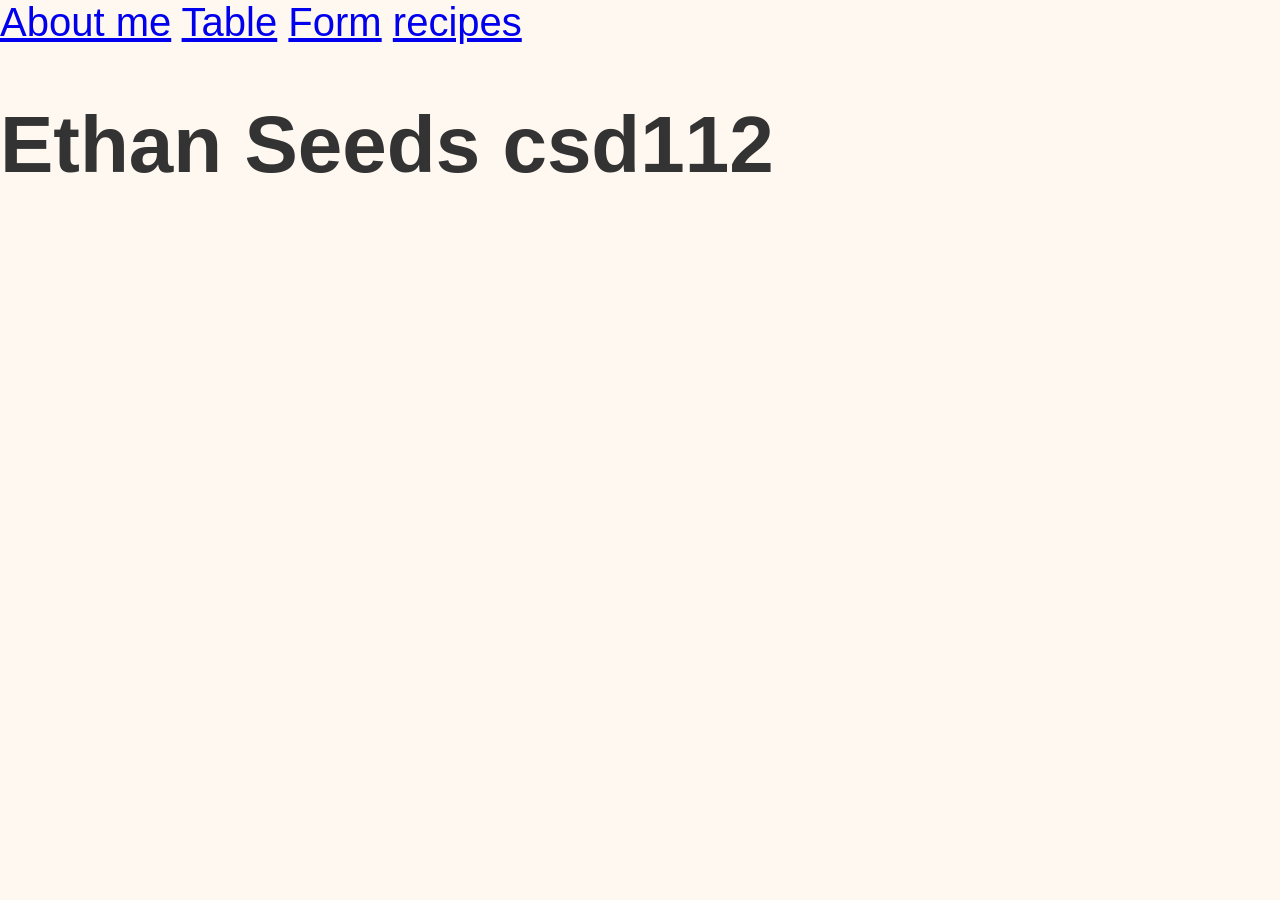
<file: index.html>
<!DOCTYPE html>
<html lang="en">
<head>
    <meta charset="UTF-8">
    <meta name="viewport" content="width=device-width, initial-scale=1.0">
    <title>Document</title>
    <link rel="stylesheet" href="css/style.css" />
</head>
<body>
    <a href="html/about.html">About me</a>
    <a href="html/table.html">Table</a>
    <a href="html/form.html">Form</a>     
    
<a href="html/recipes.html">recipes</a>

    <h1>Ethan Seeds csd112</h1>
</body>
</html>
</file>
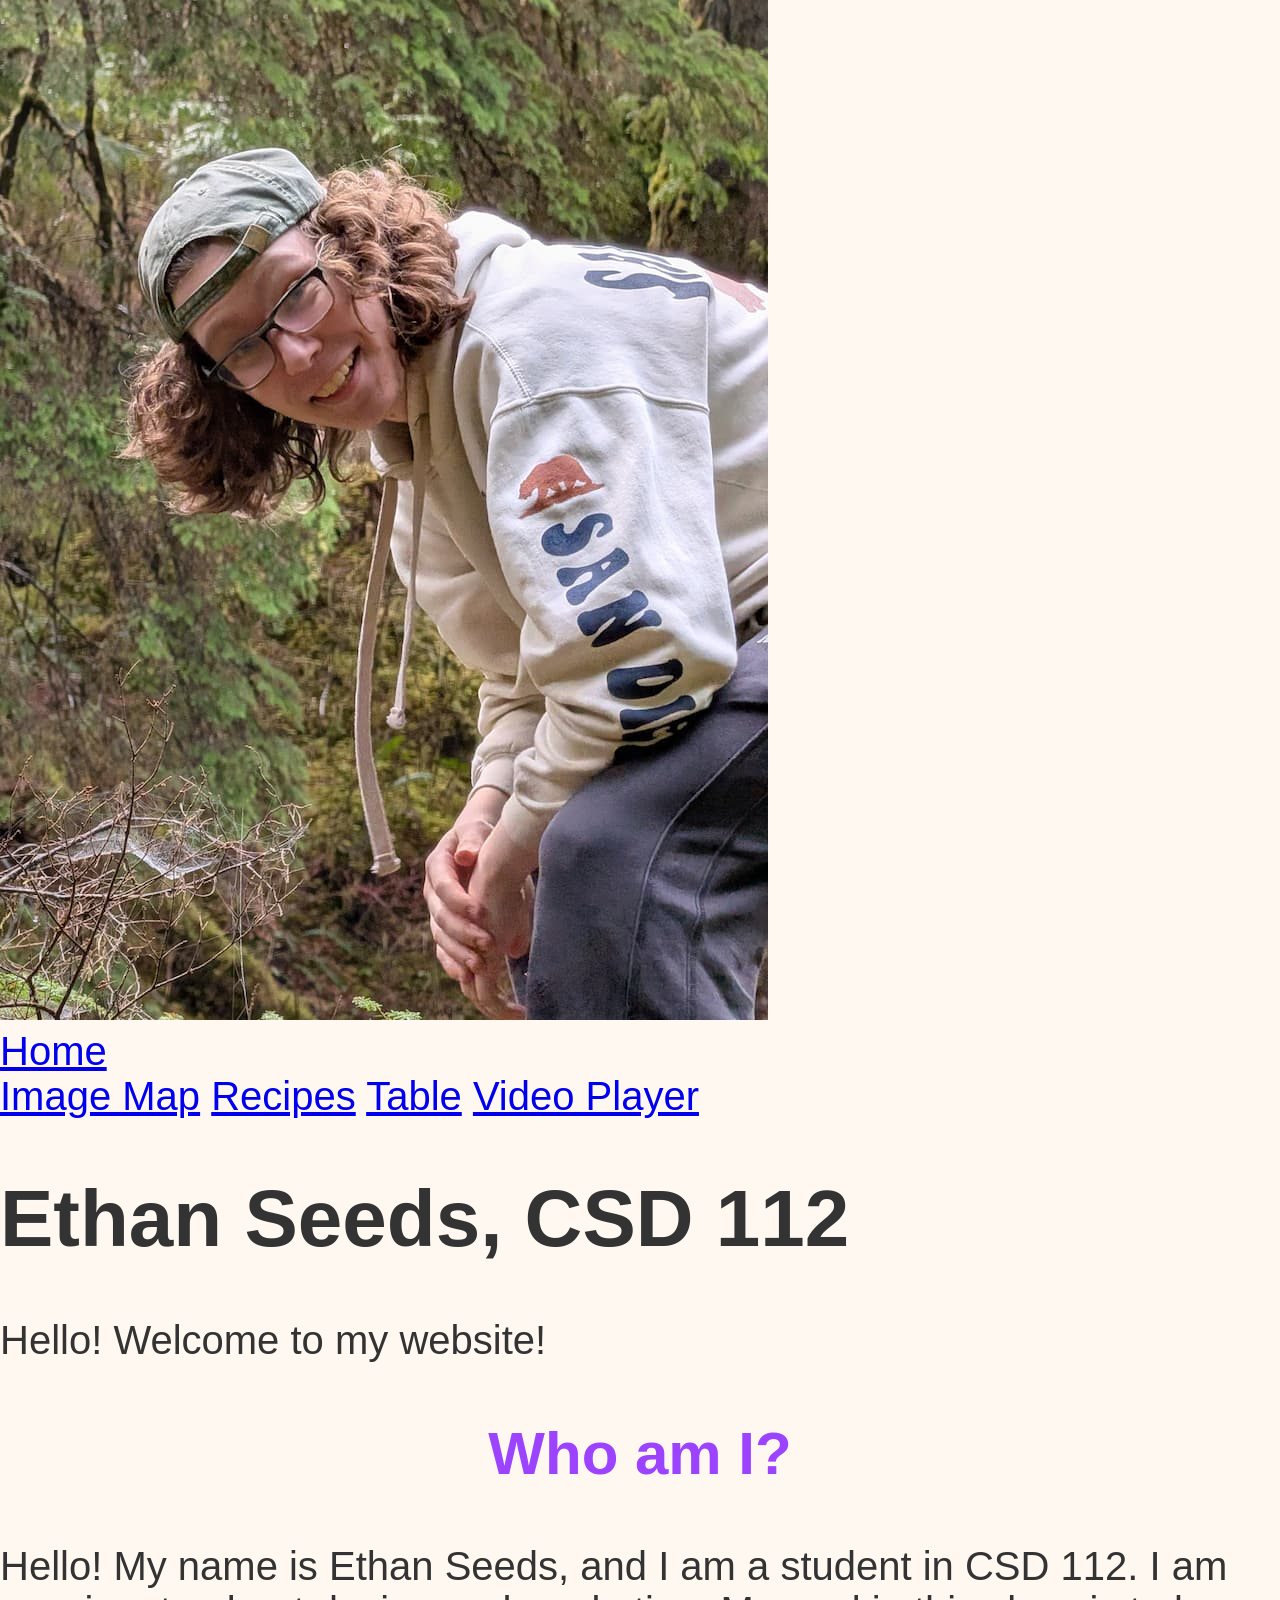
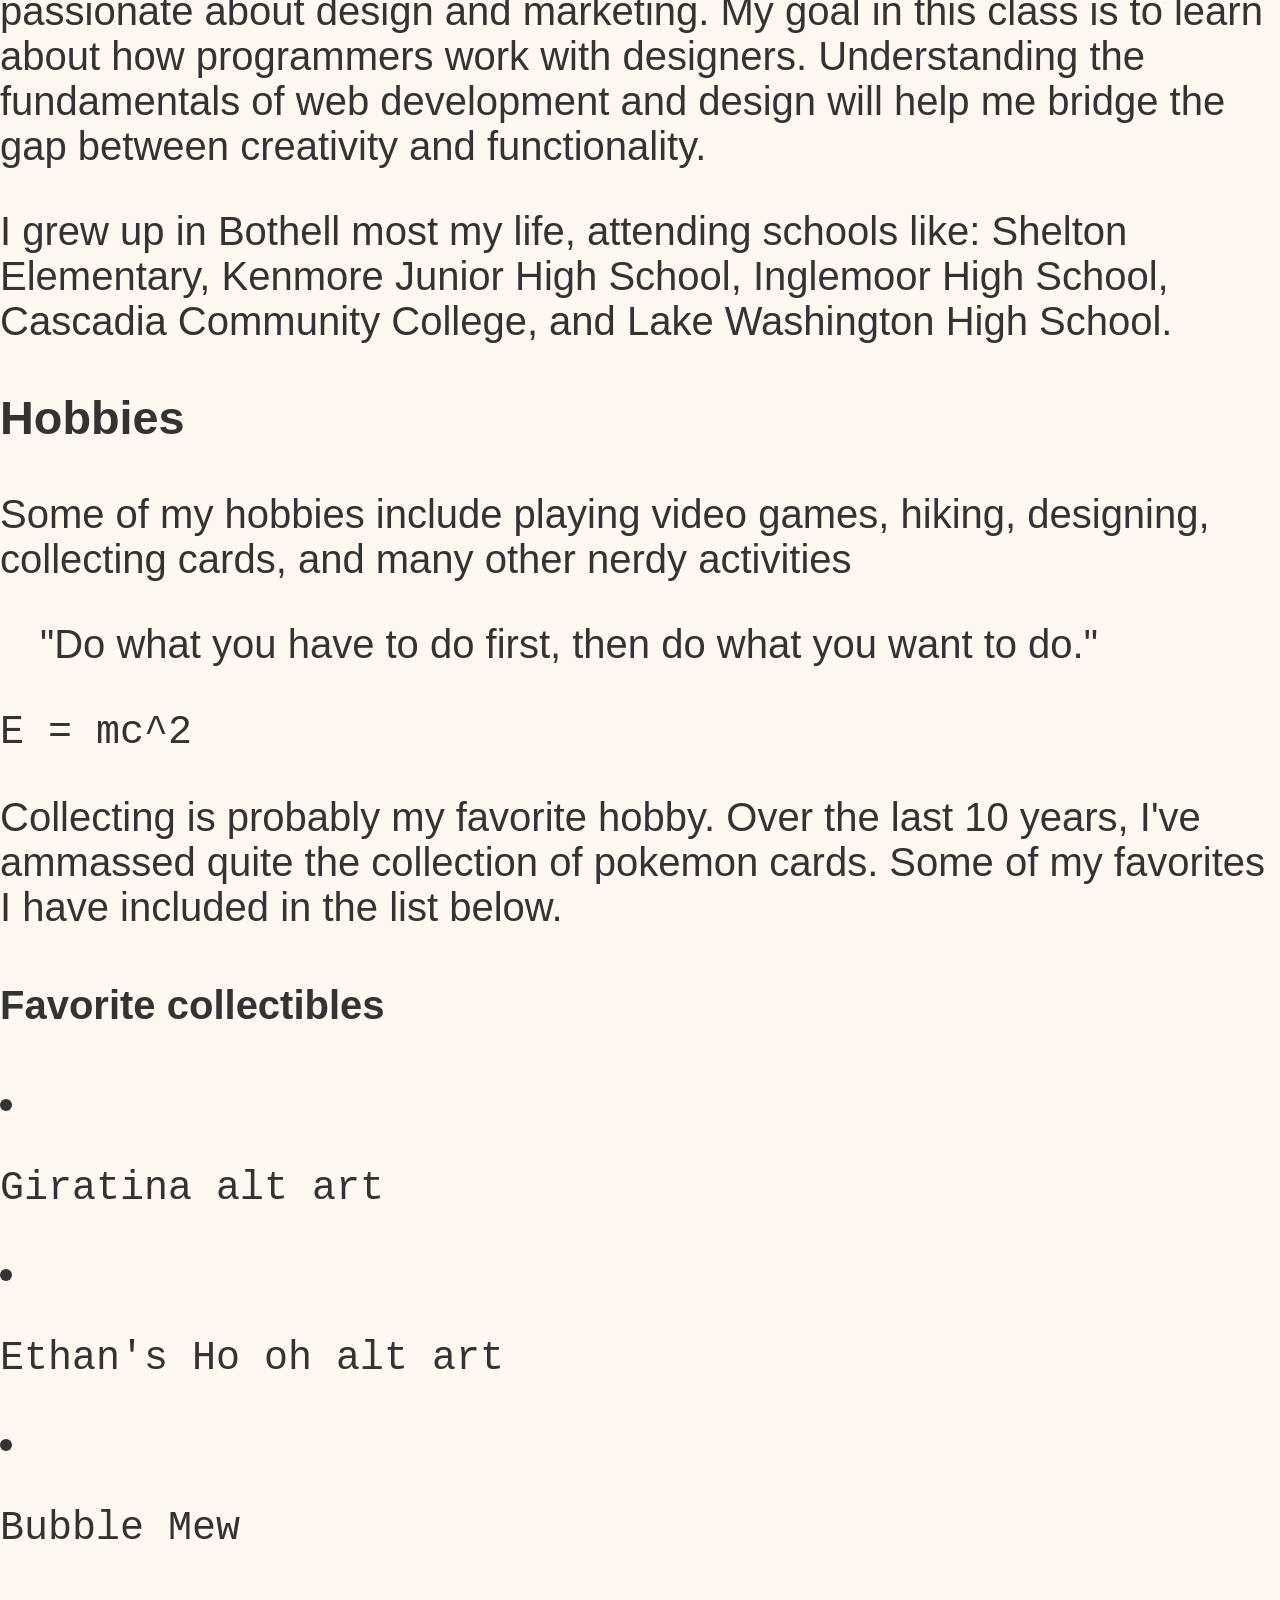
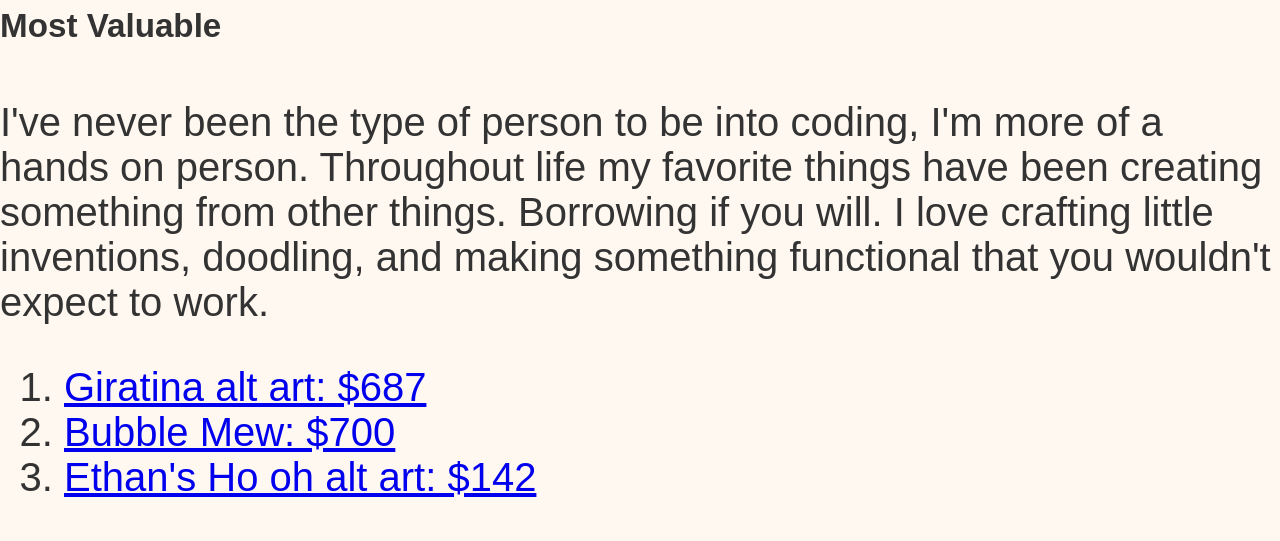
<file: html/about.html>
<!DOCTYPE html>
<html lang="en">
<head>
    <meta charset="UTF-8">
    <meta name="viewport" content="width=device-width, initial-scale=1.0">
    <title>About me</title>
    <link rel="stylesheet" href="../css/style.css">
</head>
<body>
    <div class="Picture">   
     <img src= "..\img\Ethan1.jpg" alt="A picture of me">
     </div>
     <a href="..\index.html">Home</a>
     
     <div>
         <a href="imagemap.html">Image Map</a>
            <a href="recipes.html">Recipes</a>
            <a href="table.html">Table</a>
    <a href="videoplayer.html">Video Player</a>
    </div>
         <h1> Ethan Seeds, CSD 112</h1>
      <P> Hello! Welcome to my website!</P>
      <h2>Who am I?</h2>  
        <p>Hello! My name is Ethan Seeds, and I am a student in CSD 112. I am passionate about design and marketing. My goal in this class is to learn about how programmers work with designers. Understanding the fundamentals of web development and design will help me bridge the gap between creativity and functionality.</p>
        <p>I grew up in Bothell most my life, attending schools like: Shelton Elementary, Kenmore Junior High School, Inglemoor High School, Cascadia Community College, and Lake Washington High School.</p>
    <h3>Hobbies</h3>
    <p>Some of my hobbies include playing video games, hiking, designing, collecting cards, and many other nerdy activities</p>
     <blockquote>"Do what you have to do first, then do what you want to do."</blockquote>
    <code>E = mc^2</code>
    <P>Collecting is probably my favorite hobby. Over the last 10 years, I've ammassed quite the collection of pokemon cards. Some of my favorites I have included in the list below.</P>
    <h4>Favorite collectibles</h4>
    <li><pre>Giratina alt art</pre></li>
    <li><pre>Ethan's Ho oh alt art</pre></li>
    <li><pre>Bubble Mew</pre></li>
    <h5>Most Valuable</h5>
    <p>I've never been the type of person to be into coding, I'm more of a hands on person. Throughout life my favorite things have been creating something from other things. Borrowing if you will. I love crafting little inventions, doodling, and making something functional that you wouldn't expect to work.</p>
    <ol> <li><a href="https://app.getcollectr.com/explore/product/284137">Giratina alt art: $687</a></li>
        <li><a href="https://app.getcollectr.com/explore/product/534919">Bubble Mew: $700</a></li> 
       <li><a href="https://app.getcollectr.com/explore/product/633030">Ethan's Ho oh alt art: $142</a></li></ol>
    
    
</body>
</html>
</file>
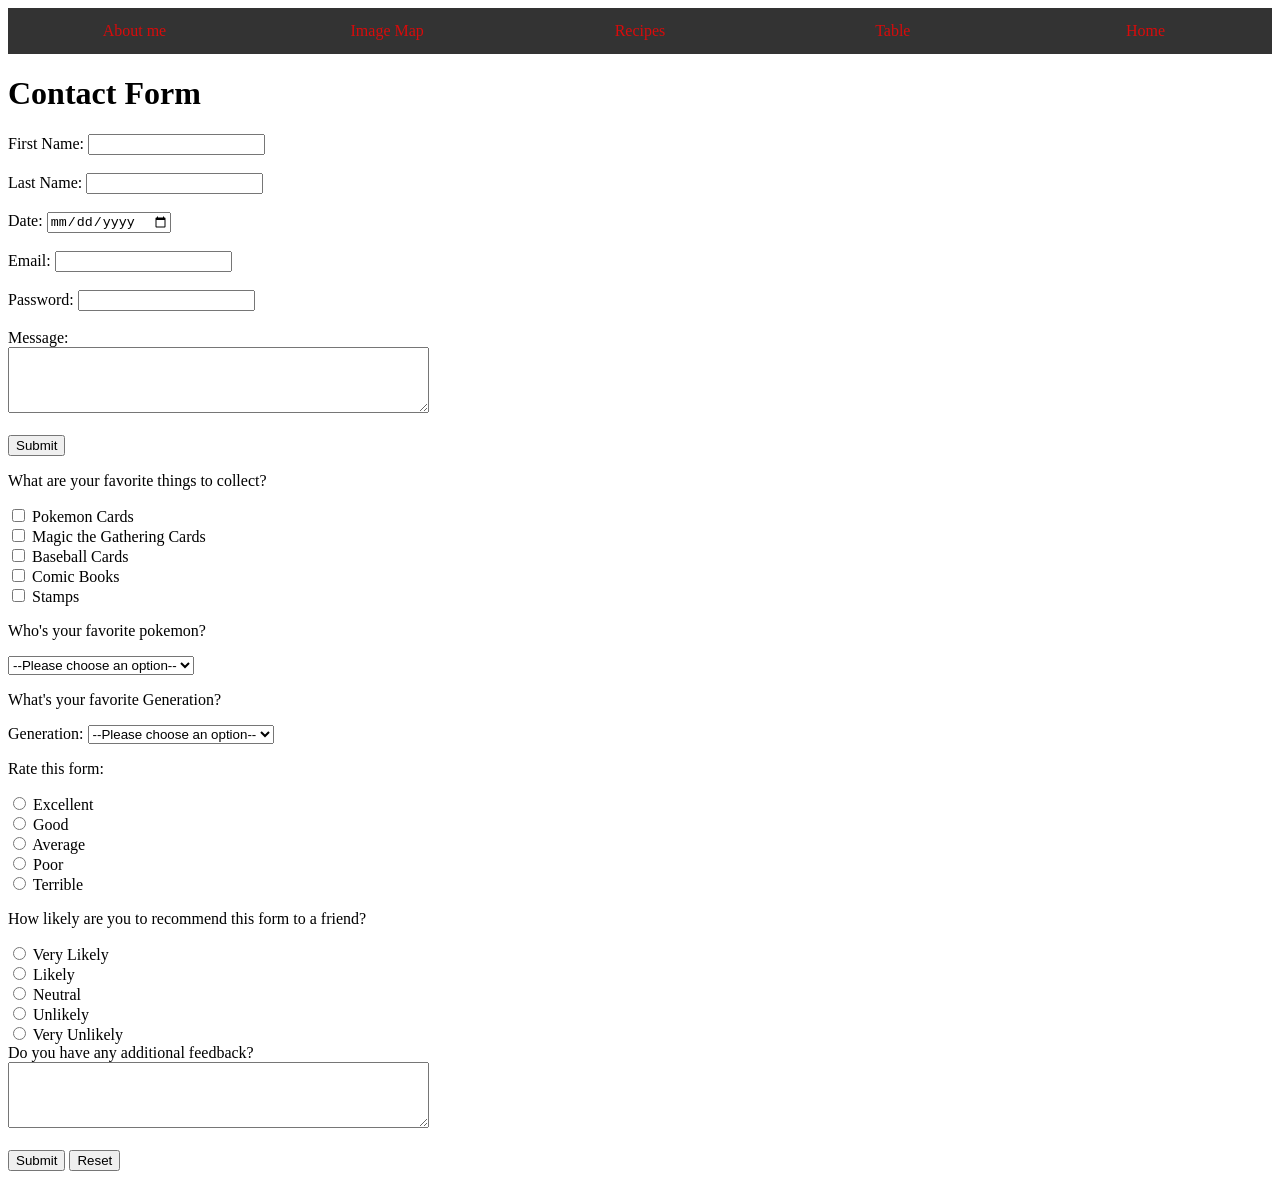
<file: html/form.html>
<!DOCTYPE html>
<html lang="en">
<head>
    <meta charset="UTF-8">
    <meta name="viewport" content="width=device-width, initial-scale=1.0">
    <title>Form</title>
    <link rel="stylesheet" href="../css/form.css">

</head>
<body>
    <nav class="navigation">
        <ul>
            <li><a href="about.html">About me</a></li>
            <li><a href="imagemap.html">Image Map</a></li>
            <li><a href="recipes.html">Recipes</a></li>
            <li><a href="table.html">Table</a></li>
            <li><a href="../index.html">Home</a></li>
        </ul>
    </nav>
    <h1>Contact Form</h1>
    <form action="submit.php" method="post">
        <label for="name">First Name:</label>
        <input type="text" id="name" name="name" required><br><br>
        <label for="lastname">Last Name:</label>
        <input type="text" id="lastname" name="lastname" required><br>
         <br>
        <label for="dob">Date:</label>
        <input type="date" id="dob" name="dob"> <br>
        <br>

        <label for="email">Email:</label>
        <input type="email" id="email" name="email" required><br><br>

        <label for="password">Password:</label>
        <input type="password" id="password" name="password" required><br><br>

        <label for="message">Message:</label><br>
        <textarea id="message" name="message" rows="4" cols="50" required></textarea><br><br>

        <input type="submit" value="Submit">
    
    <p>What are your favorite things to collect?</p>
    
        <input type="checkbox" id="pokemon" name="collectibles" value="pokemon">
        <label for="pokemon">Pokemon Cards</label><br>

        <input type="checkbox" id="magic" name="collectibles" value="magic">
        <label for="magic">Magic the Gathering Cards</label><br>

        <input type="checkbox" id="baseball" name="collectibles" value="baseball">
        <label for="baseball">Baseball Cards</label><br>

        <input type="checkbox" id="comic" name="collectibles" value="comic">
        <label for="comic">Comic Books</label><br>

        <input type="checkbox" id="stamps" name="collectibles" value="stamps">
        <label for="stamps">Stamps</label><br>
    
    <p>Who's your favorite pokemon?</p>
    
        <select id="favorite_pokemon" name="favorite_pokemon" required>
            <option value="">--Please choose an option--</option>
            <option value="pikachu">Pikachu</option>
            <option value="charizard">Charizard</option>
            <option value="mewtwo">Mewtwo</option>
            <option value="bulbasaur">Bulbasaur</option>
            <option value="squirtle">Squirtle</option>
        </select>
    
    <p>What's your favorite Generation?</p>
    
        <label for="generation">Generation:</label>
        <select id="generation" name="generation" required>
            <option value="">--Please choose an option--</option>
            <option value="one">Generation I</option>
            <option value="two">Generation II</option>
            <option value="three">Generation III</option>
            <option value="four">Generation IV</option>
            <option value="five">Generation V</option>
            <option value="six">Generation VI</option>
            <option value="seven">Generation VII</option>
            <option value="eight">Generation VIII</option>
        </select>
    

    <p>Rate this form:</p>
    
        <input type="radio" id="excellent" name="rating" value="excellent">
        <label for="excellent">Excellent</label><br>

        <input type="radio" id="good" name="rating" value="good">
        <label for="good">Good</label><br>

        <input type="radio" id="average" name="rating" value="average">
        <label for="average">Average</label><br>

        <input type="radio" id="poor" name="rating" value="poor">
        <label for="poor">Poor</label><br>
        <input type="radio" id="terrible" name="rating" value="terrible">
        <label for="terrible">Terrible</label><br>
    
    <p>How likely are you to recommend this form to a friend?</p>
    
        <input type="radio" id="very_likely" name="recommendation" value="very_likely">
        <label for="very_likely">Very Likely</label><br>

        <input type="radio" id="likely" name="recommendation" value="likely">
        <label for="likely">Likely</label><br>

        <input type="radio" id="neutral" name="recommendation" value="neutral">
        <label for="neutral">Neutral</label><br>

        <input type="radio" id="unlikely" name="recommendation" value="unlikely">
        <label for="unlikely">Unlikely</label><br>

        <input type="radio" id="very_unlikely" name="recommendation" value="very_unlikely">
        <label for="very_unlikely">Very Unlikely</label><br>
    

<feedback>Do you have any additional feedback?</feedback><br>
        <textarea id="feedback" name="feedback" rows="4" cols="50"></textarea><br><br>

    <input type="submit" id="Submit">
    <input type="reset" value="Reset">
    </form>
</body>
</html>
</file>
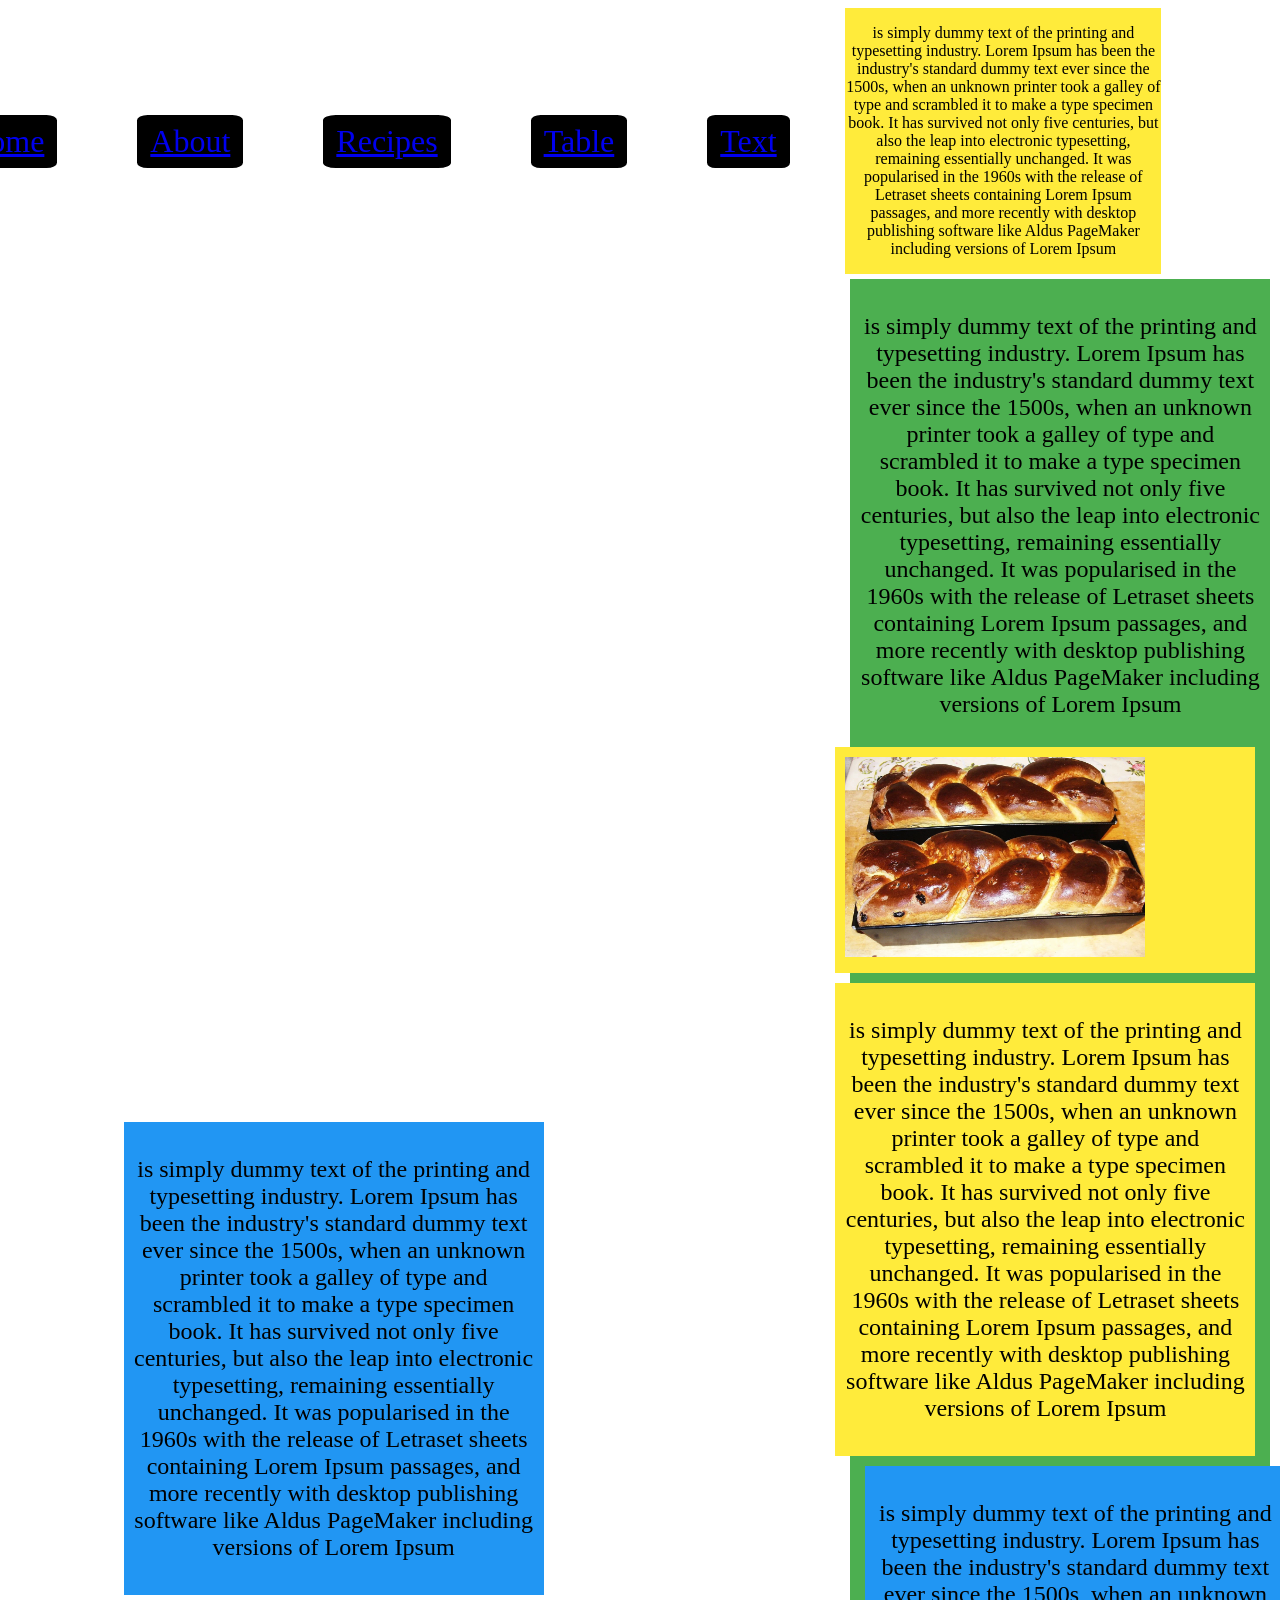
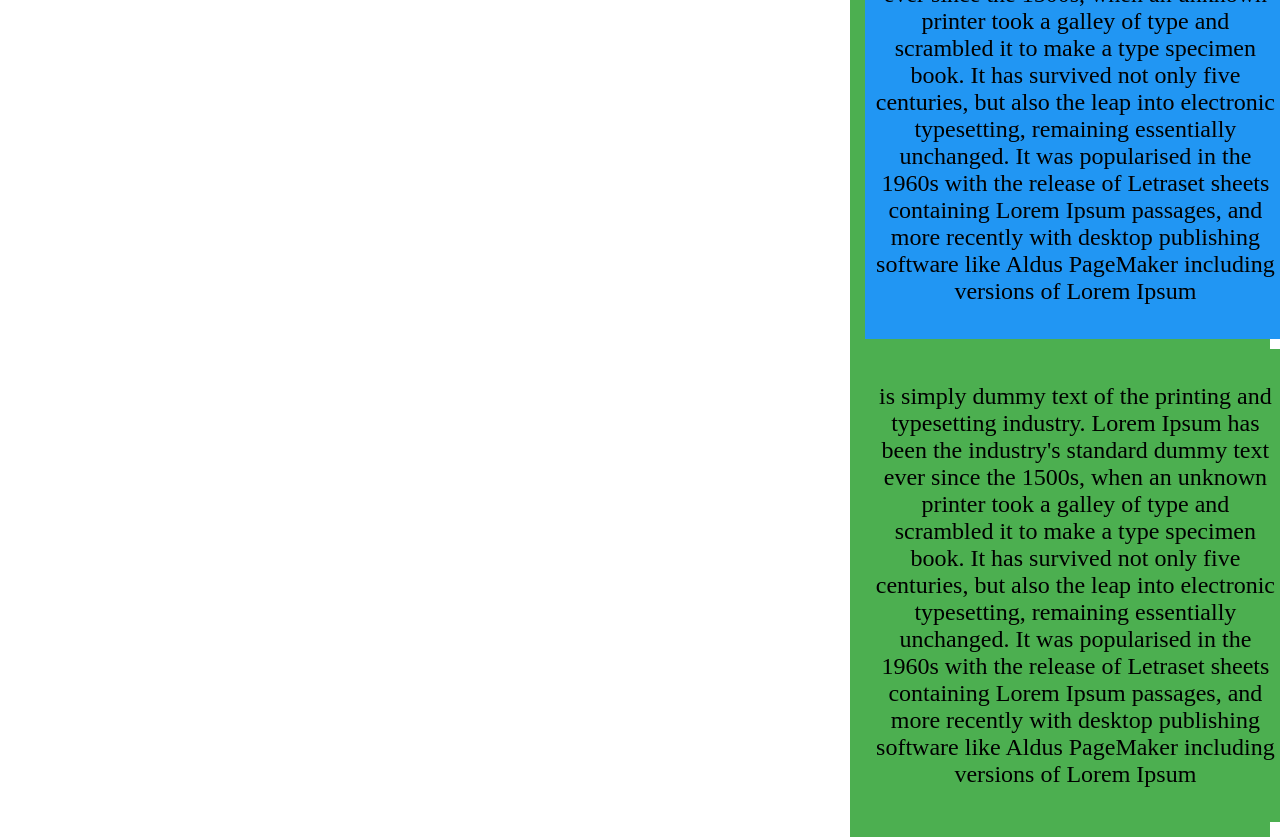
<file: html/layout.html>
<!DOCTYPE html>
<html lang="en">
<head>
    <meta charset="UTF-8">
    <meta name="viewport" content="width=device-width, initial-scale=1.0">
    <link rel="stylesheet" href="../css/layout_style.css">
    <title>Layout</title>
</head>
<body>
    <div class="container">
            <ul class="nav">
                <li><a href="index.html">Home</a></li>
                <li><a href="about.html">About</a></li>
                <li><a href="recipes.html">Recipes</a></li>
                <li><a href="table.html">Table</a></li>
                <li><a href="text.html">Text</a></li>
            </ul>
        <div class="yellow" id="item 1">
        <p>
            is simply dummy text of the printing and typesetting industry. Lorem Ipsum has been the industry's standard dummy text ever since the 1500s, when an unknown printer took a galley of type and scrambled it to make a type specimen book. It has survived not only five centuries, but also the leap into electronic typesetting, remaining essentially unchanged. It was popularised in the 1960s with the release of Letraset sheets containing Lorem Ipsum passages, and more recently with desktop publishing software like Aldus PageMaker including versions of Lorem Ipsum 
        </p>
        </div>
    <div class="inline blue" id="item 2">
        <p>
            is simply dummy text of the printing and typesetting industry. Lorem Ipsum has been the industry's standard dummy text ever since the 1500s, when an unknown printer took a galley of type and scrambled it to make a type specimen book. It has survived not only five centuries, but also the leap into electronic typesetting, remaining essentially unchanged. It was popularised in the 1960s with the release of Letraset sheets containing Lorem Ipsum passages, and more recently with desktop publishing software like Aldus PageMaker including versions of Lorem Ipsum 
        </p>
    </div>
    <div class="inline green" id="item 3">
        <p>
            is simply dummy text of the printing and typesetting industry. Lorem Ipsum has been the industry's standard dummy text ever since the 1500s, when an unknown printer took a galley of type and scrambled it to make a type specimen book. It has survived not only five centuries, but also the leap into electronic typesetting, remaining essentially unchanged. It was popularised in the 1960s with the release of Letraset sheets containing Lorem Ipsum passages, and more recently with desktop publishing software like Aldus PageMaker including versions of Lorem Ipsum 
        </p>
        <div class="inline yellow center">
            <img src="../img/ChallahBread.jpg" alt="Challah Bread" height="200px" width="300px">
        </div>
        <div class="inline yellow">
            <p>
                is simply dummy text of the printing and typesetting industry. Lorem Ipsum has been the industry's standard dummy text ever since the 1500s, when an unknown printer took a galley of type and scrambled it to make a type specimen book. It has survived not only five centuries, but also the leap into electronic typesetting, remaining essentially unchanged. It was popularised in the 1960s with the release of Letraset sheets containing Lorem Ipsum passages, and more recently with desktop publishing software like Aldus PageMaker including versions of Lorem Ipsum 
            </p>
        </div>
        <div class="inline blue">
            <p>
                is simply dummy text of the printing and typesetting industry. Lorem Ipsum has been the industry's standard dummy text ever since the 1500s, when an unknown printer took a galley of type and scrambled it to make a type specimen book. It has survived not only five centuries, but also the leap into electronic typesetting, remaining essentially unchanged. It was popularised in the 1960s with the release of Letraset sheets containing Lorem Ipsum passages, and more recently with desktop publishing software like Aldus PageMaker including versions of Lorem Ipsum 
            </p>
        </div>
        <div class="inline green">
            <p>
                is simply dummy text of the printing and typesetting industry. Lorem Ipsum has been the industry's standard dummy text ever since the 1500s, when an unknown printer took a galley of type and scrambled it to make a type specimen book. It has survived not only five centuries, but also the leap into electronic typesetting, remaining essentially unchanged. It was popularised in the 1960s with the release of Letraset sheets containing Lorem Ipsum passages, and more recently with desktop publishing software like Aldus PageMaker including versions of Lorem Ipsum 
            </p>
        </div>
    </div>
</body>
</html>
</file>
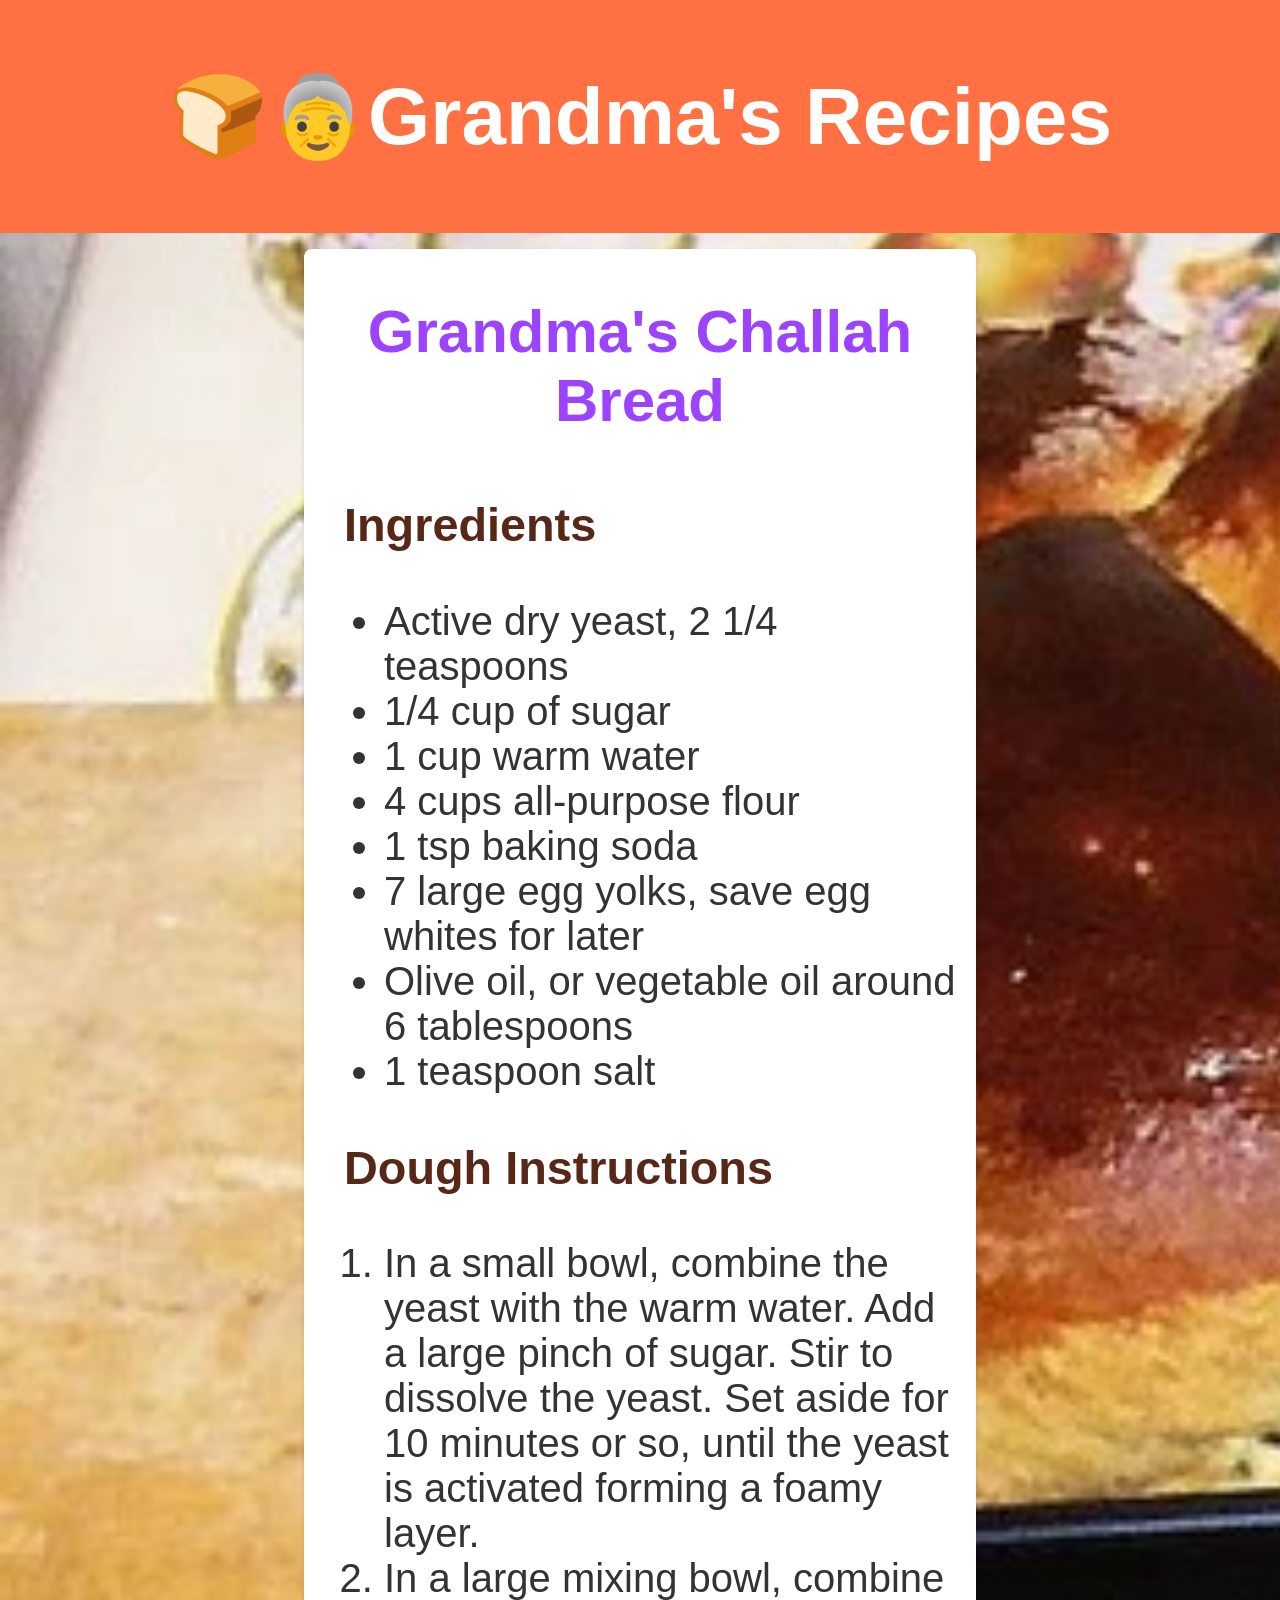
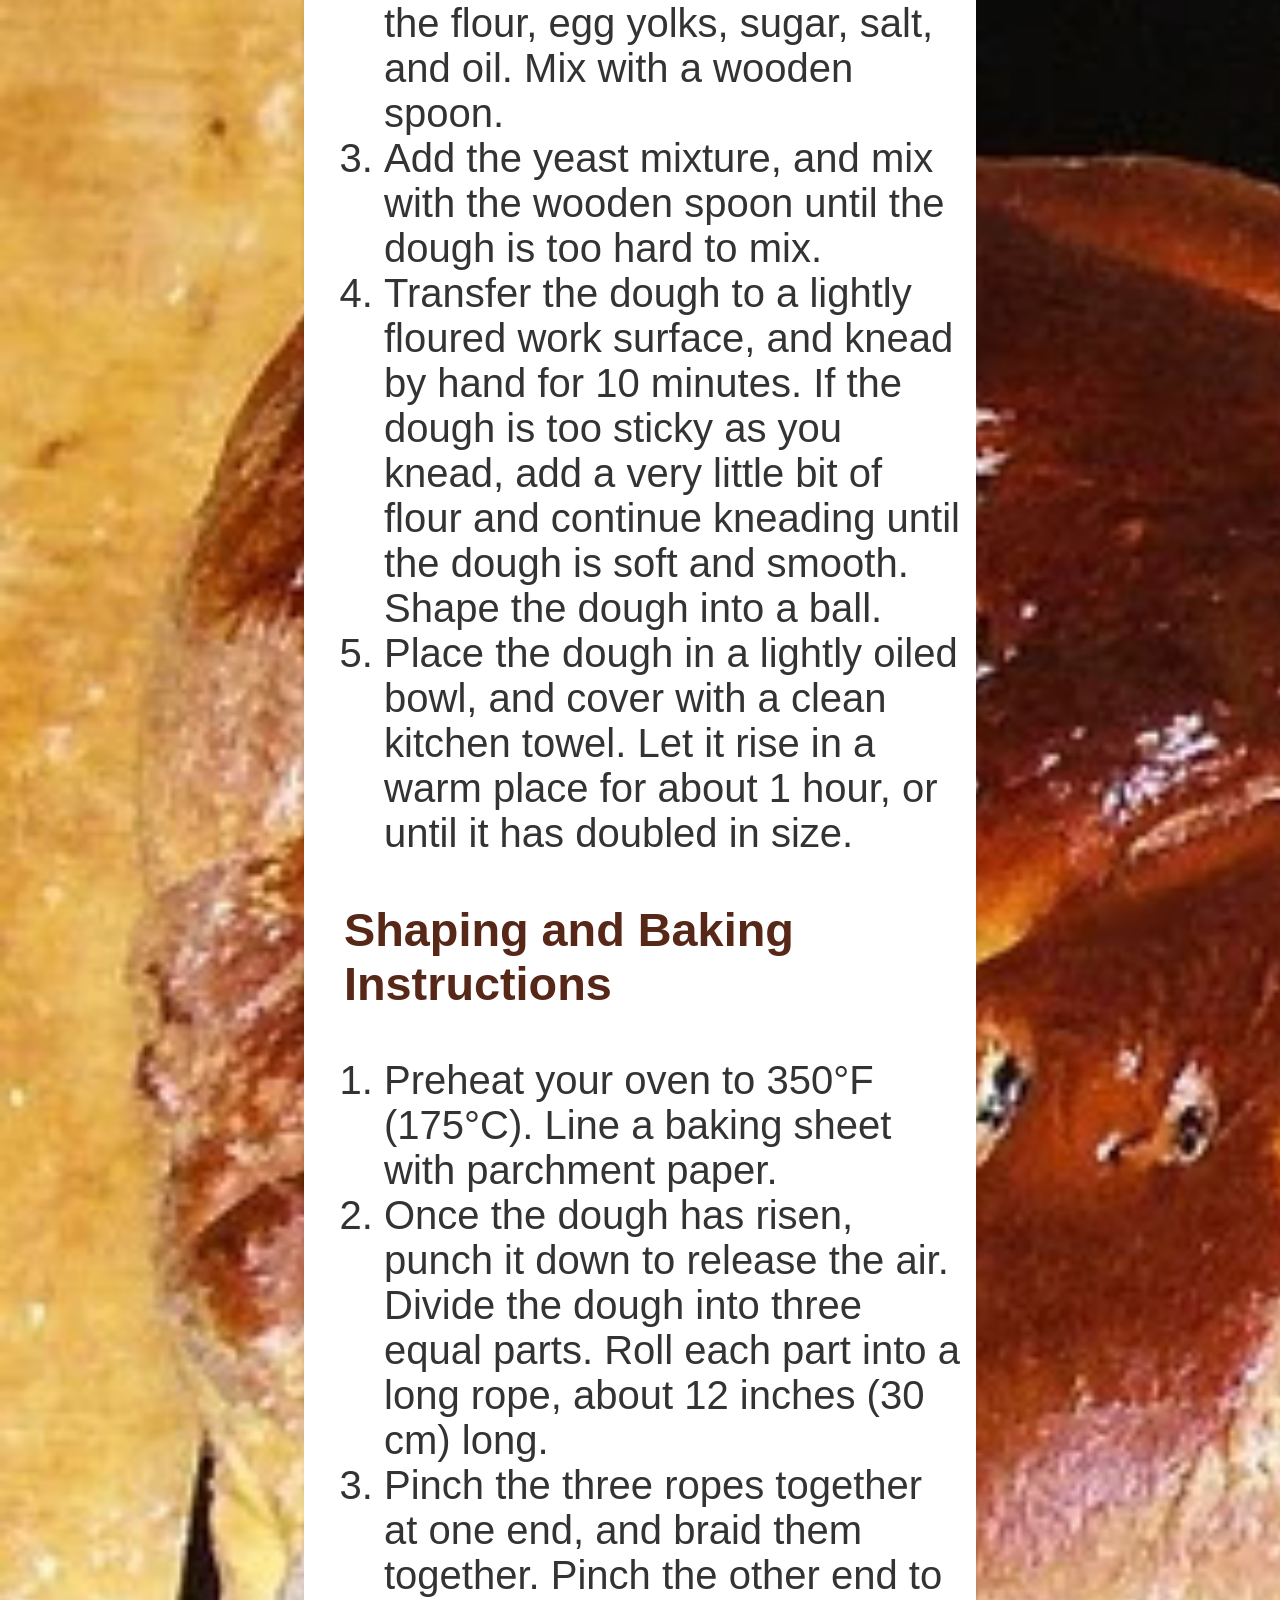
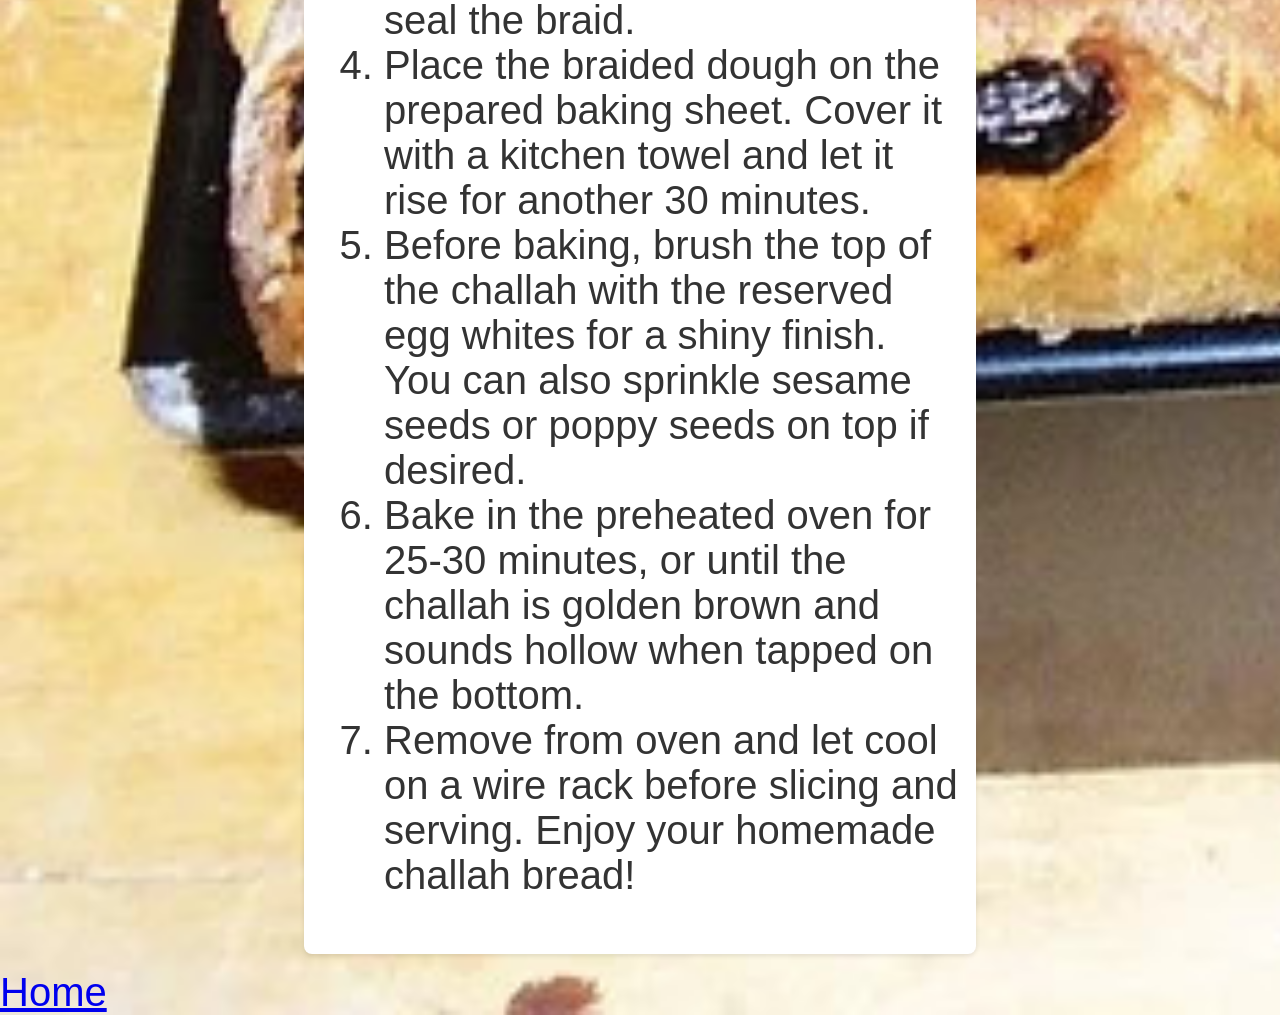
<file: html/recipes.html>
<!DOCTYPE html>
<html lang="en">

<head>
    <meta charset="UTF-8">
    <meta name="viewport" content="width=device-width, initial-scale=1.0">
    <title>Grandma's Recipes</title>
    <link rel="stylesheet" href="../css/style.css" />
</head>

<body class="recipe-page">
 
    <header>
        <h1> 🍞👵Grandma's Recipes</h1>
    </header>

    <div class="recipe">
        <h2>Grandma's Challah Bread</h2>
        <h3>Ingredients</h3>
        <ul>
            <li>Active dry yeast, 2 1/4 teaspoons</li>
            <li>1/4 cup of sugar</li>
            <li>1 cup warm water</li>
            <li>4 cups all-purpose flour</li>
            <li>1 tsp baking soda</li>
            <li>7 large egg yolks, save egg whites for later</li>
            <li>Olive oil, or vegetable oil around 6 tablespoons</li>
            <li>1 teaspoon salt</li>
        </ul>
        <h3>Dough Instructions</h3>
        <ol>
            <li>In a small bowl, combine the yeast with the warm water. Add a large pinch of sugar. Stir to dissolve the
                yeast. Set aside for 10 minutes or so, until the yeast is activated forming a foamy layer.</li>
            <li>In a large mixing bowl, combine the flour, egg yolks, sugar, salt, and oil. Mix with a wooden spoon.
            </li>
            <li>Add the yeast mixture, and mix with the wooden spoon until the dough is too hard to mix.</li>
            <li>Transfer the dough to a lightly floured work surface, and knead by hand for 10 minutes. If the dough is
                too sticky as you knead, add a very little bit of flour and continue kneading until the dough is soft
                and smooth. Shape the dough into a ball.</li>
            <li>Place the dough in a lightly oiled bowl, and cover with a clean kitchen towel. Let it rise in a warm
                place for about 1 hour, or until it has doubled in size.</li>
        </ol>
        <h3>Shaping and Baking Instructions</h3>
        <ol>
            <li>Preheat your oven to 350°F (175°C). Line a baking sheet with parchment paper.</li>
            <li>Once the dough has risen, punch it down to release the air. Divide the dough into three equal parts.
                Roll each part into a long rope, about 12 inches (30 cm) long.</li>
            <li>Pinch the three ropes together at one end, and braid them together. Pinch the other end to seal the
                braid.</li>
            <li>Place the braided dough on the prepared baking sheet. Cover it with a kitchen towel and let it rise for
                another 30 minutes.</li>
            <li>Before baking, brush the top of the challah with the reserved egg whites for a shiny finish. You can
                also sprinkle sesame seeds or poppy seeds on top if desired.</li>
            <li>Bake in the preheated oven for 25-30 minutes, or until the challah is golden brown and sounds hollow
                when tapped on the bottom.</li>
            <li>Remove from oven and let cool on a wire rack before slicing and serving. Enjoy your homemade challah
                bread!</li>
        </ol>
    
    </div>
<a href="../index.html">Home</a>


</body>

</html>
</file>
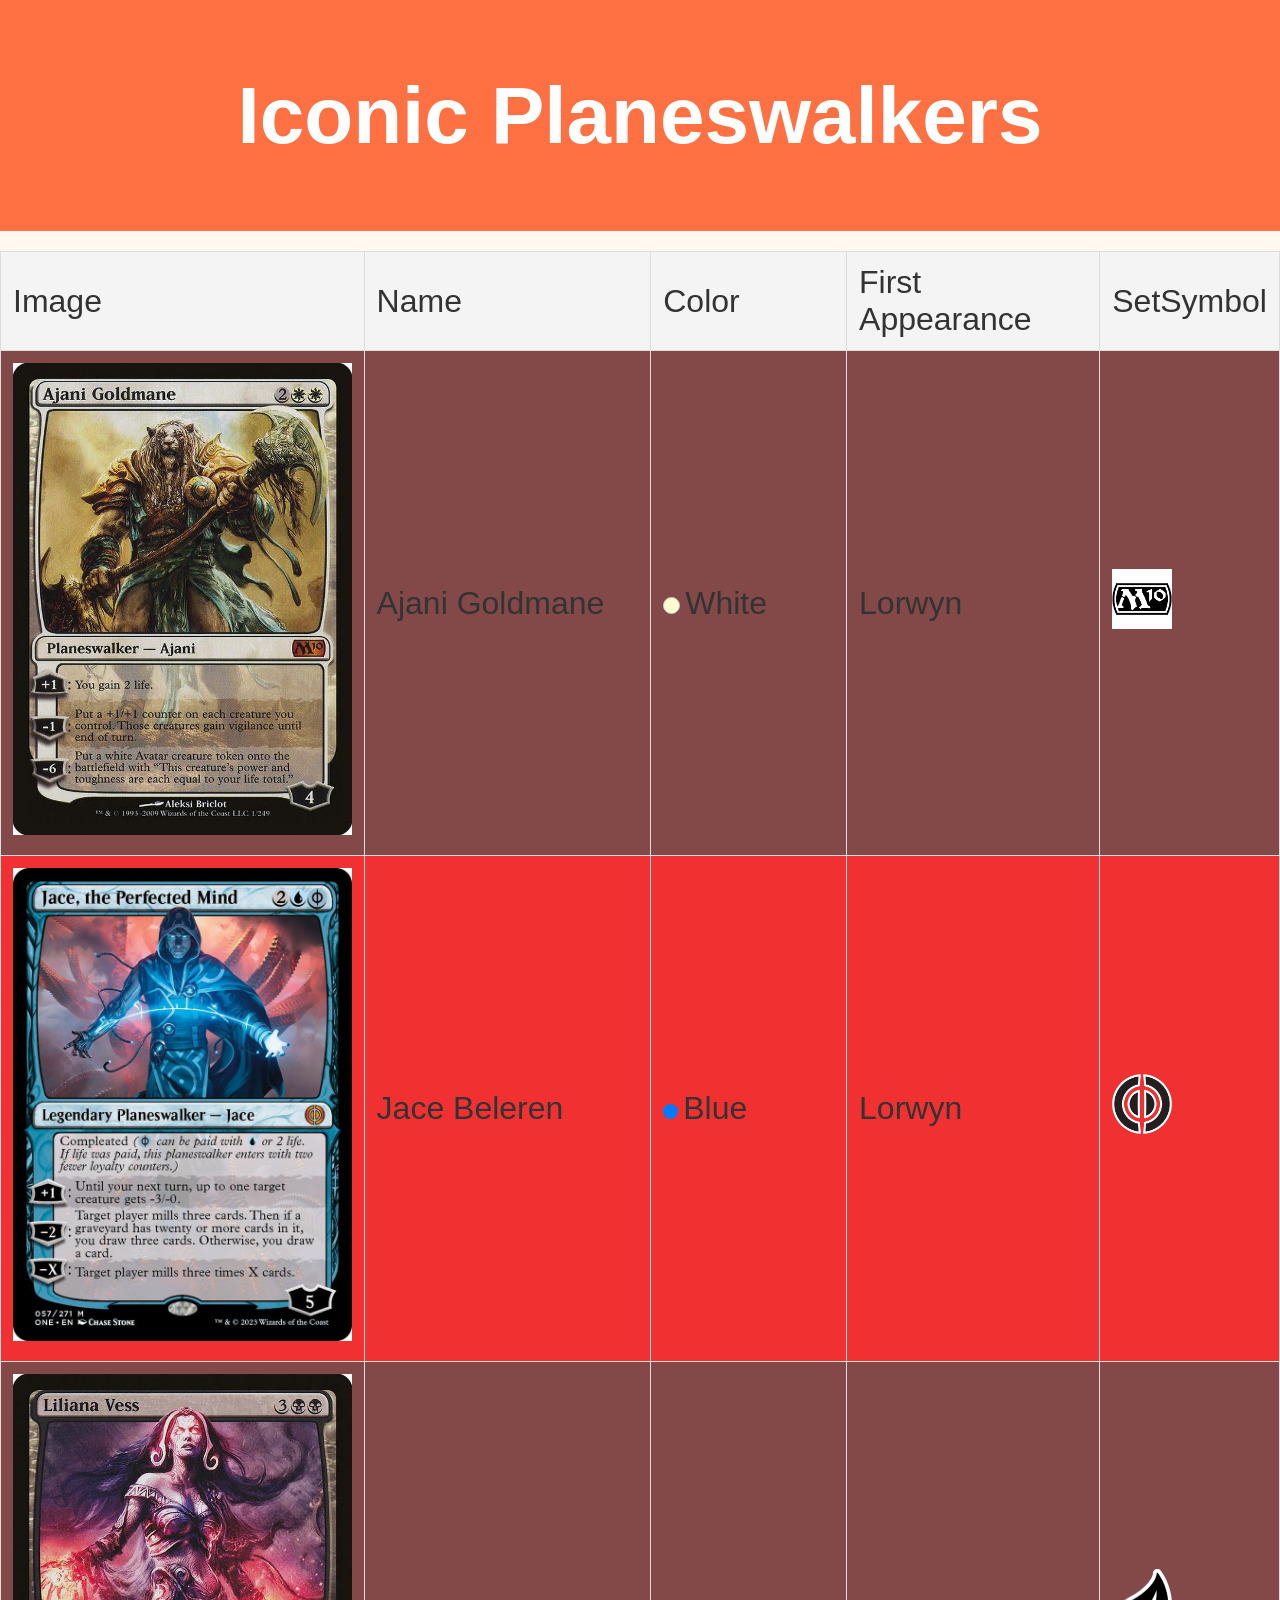
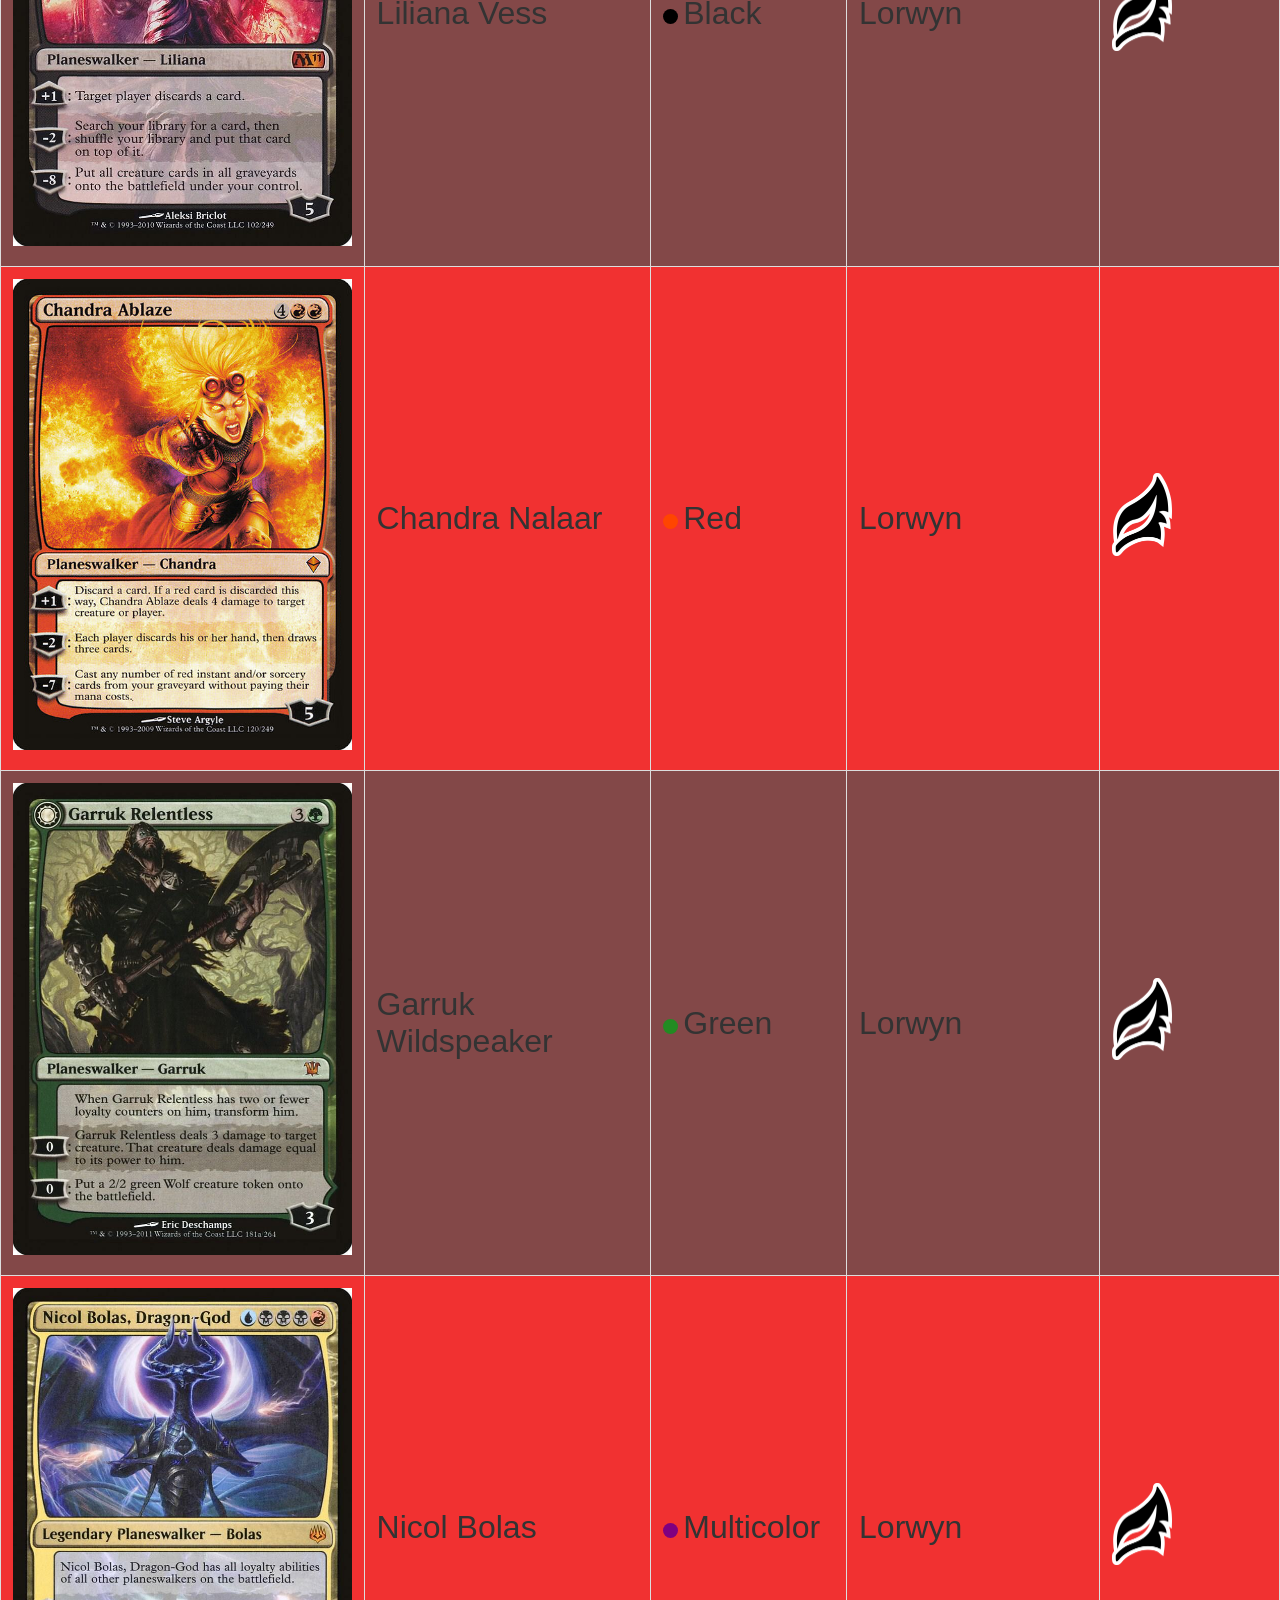
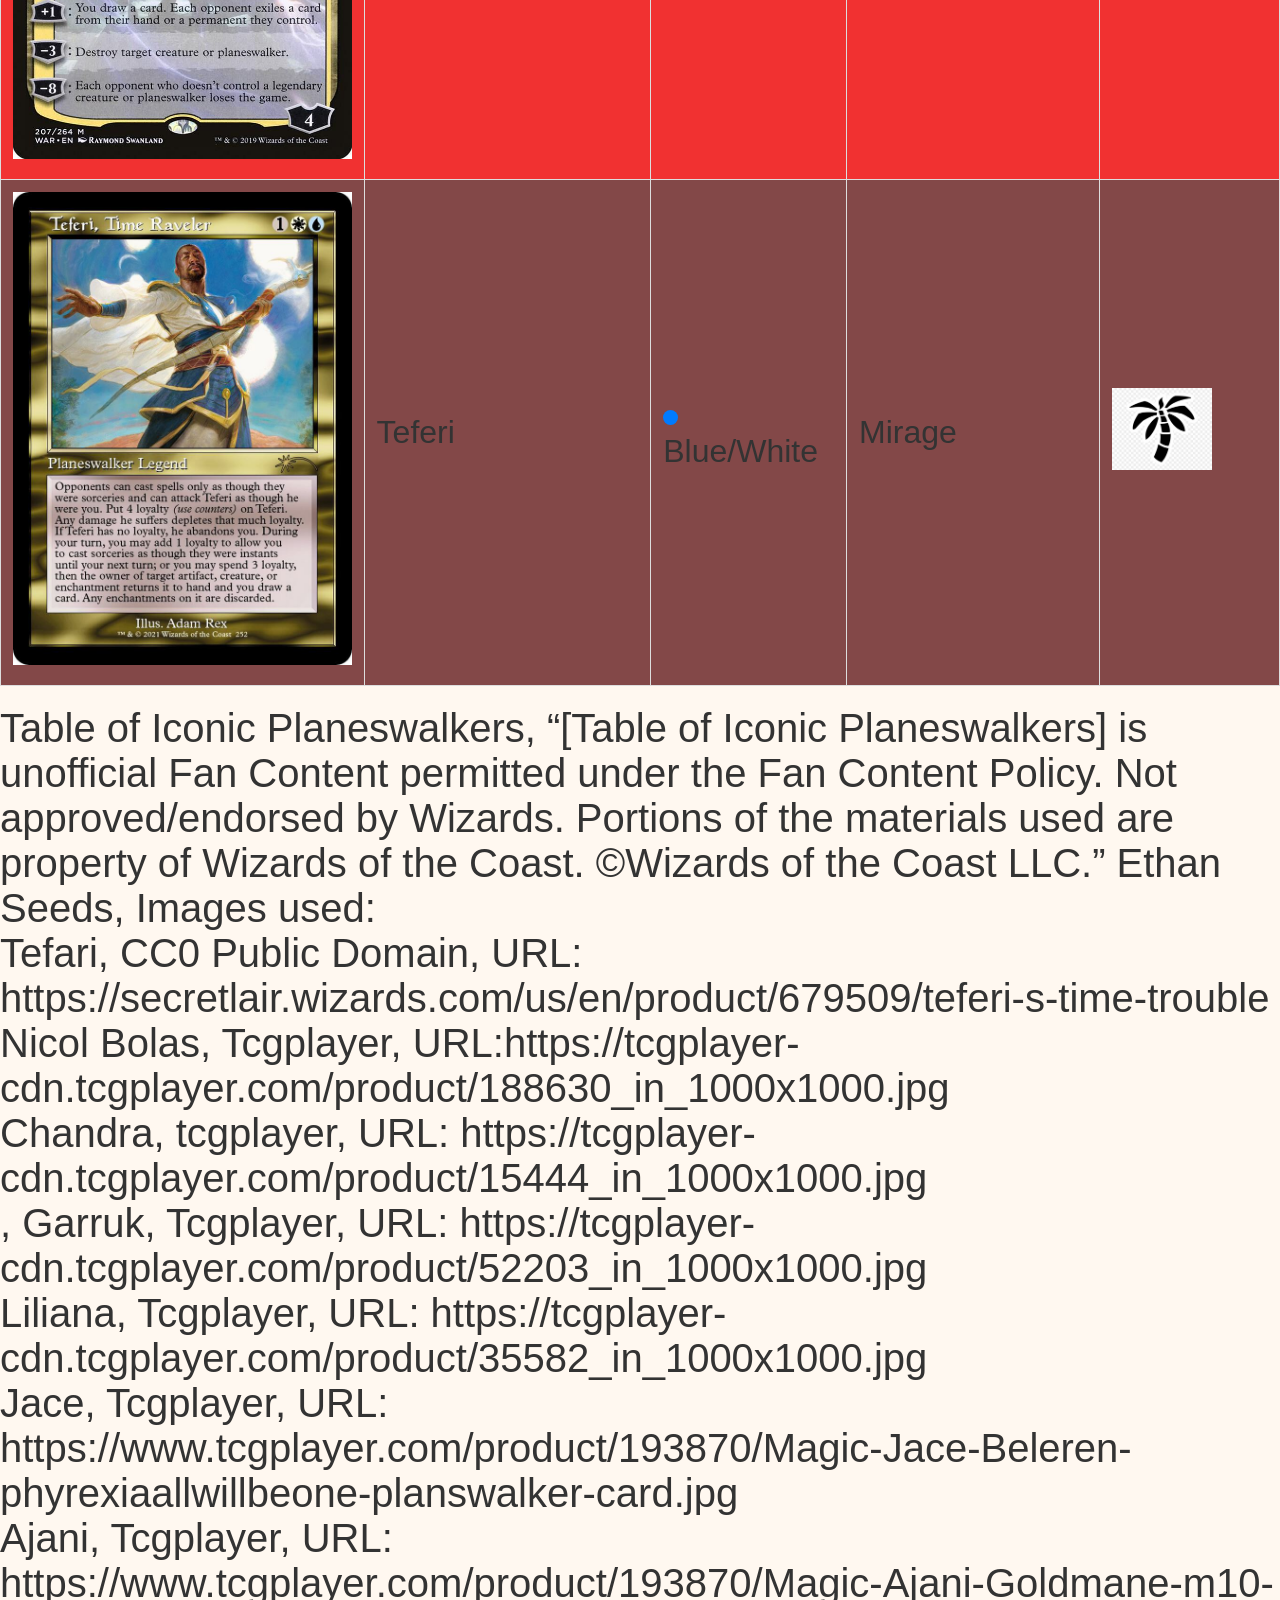
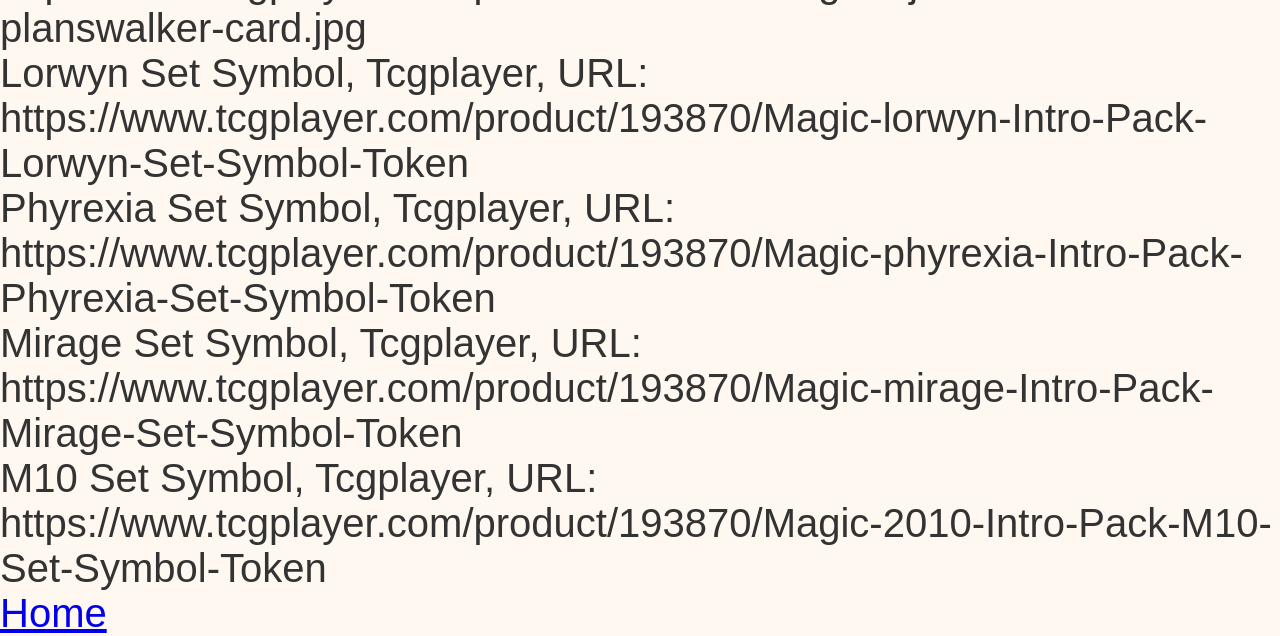
<file: html/table.html>
<!DOCTYPE html>
<html lang="en">
<head>
    <meta charset="UTF-8">
    <meta name="viewport" content="width=device-width, initial-scale=1.0">
    <title>Planeswalker Table</title>
    <link rel="stylesheet" href="../css/style.css"/>
 
</head>
<body>
    </div>
     <div class="planeswalkers">
    <header>
        <h1>Iconic Planeswalkers</h1>
    </header>
</div>
    <table>
        <thead>
        <tr>
            <th>Image</th>
            <th>Name</th>
            <th>Color</th>
            <th>First Appearance</th>
            <th>SetSymbol</th>
        </tr>
    </thead>
    <tbody>
        <tr>
            <td><img src="../img/Ajani.jpg" alt="Ajani Goldmane"></td>
            <td>Ajani Goldmane</td>
            <td><span class="color-icon" style="background-color: #fffdd0; border:1px solid #ccc;"></span>White</td>
            <td>Lorwyn</td>
            <td><img src="../img/M10.png" alt="Lorwyn Set" style="width: 100%; max-width: 60px; height: auto; object-fit: cover;"></td>
        </tr>
        <tr>
            <td><img src="../img/Jace.jpg" alt="Jace Beleren" style="width: 100%; max-width: 400px; height: auto; object-fit: cover;"></td>
            <td>Jace Beleren</td>
            <td><span class="color-icon" style="background-color: #007bff;"></span>Blue</td>
            <td>Lorwyn</td>
            <td><img src="../img/Phyrexia.png" alt="Phyrexia Set" style="width: 100%; max-width: 60px; height: auto; object-fit: cover;"></td>
        </tr>
        <tr>
            <td><img src="../img/Liliana.jpg" alt="Liliana Vess" style="width: 100%; max-width: 400px; height: auto; object-fit: cover;"></td>
            <td>Liliana Vess</td>
            <td><span class="color-icon" style="background-color: #000000;"></span>Black</td>
            <td>Lorwyn</td>
            <td><img src="../img/Lorwyn.png" alt="Lorwyn Set" style="width: 100%; max-width: 60px; height: auto; object-fit: cover;"></td>
        </tr>
        <tr>
            <td><img src="../img/Chandra.jpg" alt="Chandra Nalaar" style="width: 100%; max-width: 400px; height: auto; object-fit: cover;"></td>
            <td>Chandra Nalaar</td>
            <td><span class="color-icon" style="background-color: #ff4500;"></span>Red</td>
            <td>Lorwyn</td>
            <td><img src="../img/Lorwyn.png" alt="Lorwyn Set" style="width: 100%; max-width: 60px; height: auto; object-fit: cover;"></td>
        </tr>
        <tr>
            <td><img src="../img/Garruk.jpg" alt="Garruk Wildspeaker" style="width: 100%; max-width: 400px; height: auto; object-fit: cover;"></td>
            <td>Garruk Wildspeaker</td>
            <td><span class="color-icon" style="background-color: #228b22;"></span>Green</td>
            <td>Lorwyn</td>
            <td><img src="../img/Lorwyn.png" alt="Lorwyn Set" style="width: 100%; max-width: 60px; height: auto; object-fit: cover;"></td>
        </tr>
        <tr>
            <td><img src="../img/NicolBolas.jpg" alt="Nicol Bolas" style="width: 100%; max-width: 400px; height: auto; object-fit: cover;"></td>
            <td>Nicol Bolas</td>
            <td><span class="color-icon" style="background-color: #800080;"></span>Multicolor</td>
            <td>Lorwyn</td>
            <td><img src="../img/Lorwyn.png" alt="Lorwyn Set" style="width: 100%; max-width: 60px; height: auto; object-fit: cover;"></td>
        </tr>
        <tr>
            <td><img src="../img/Tefari.jpg" alt="Teferi" style="width: 100%; max-width: 400px; height: auto; object-fit: cover;"></td>      
            <td>Teferi</td>
            <td><span class="color-icon" style="background-color: #007bff;"></span>Blue/White</td>
            <td>Mirage</td>
            <td><img src="../img/Mirage.png" alt="Mirage Set" style="width: 100%; max-width: 100px; height: auto; object-fit: cover;"></td>
        </tr>
    </tbody>
    </table>
    <figcaption>Table of Iconic Planeswalkers, “[Table of Iconic Planeswalkers] is unofficial Fan Content permitted under the Fan Content Policy. Not approved/endorsed by Wizards. Portions of the materials used are property of Wizards of the Coast. ©Wizards of the Coast LLC.” Ethan Seeds, Images used:
      <br>Tefari, CC0 Public Domain, URL: https://secretlair.wizards.com/us/en/product/679509/teferi-s-time-trouble
      <br>Nicol Bolas, Tcgplayer, URL:https://tcgplayer-cdn.tcgplayer.com/product/188630_in_1000x1000.jpg
        <br>Chandra, tcgplayer, URL: https://tcgplayer-cdn.tcgplayer.com/product/15444_in_1000x1000.jpg
        <br> , Garruk, Tcgplayer, URL: https://tcgplayer-cdn.tcgplayer.com/product/52203_in_1000x1000.jpg
        <br>Liliana, Tcgplayer, URL: https://tcgplayer-cdn.tcgplayer.com/product/35582_in_1000x1000.jpg
        <br>Jace, Tcgplayer, URL: https://www.tcgplayer.com/product/193870/Magic-Jace-Beleren-phyrexiaallwillbeone-planswalker-card.jpg
        <br>Ajani, Tcgplayer, URL: https://www.tcgplayer.com/product/193870/Magic-Ajani-Goldmane-m10-planswalker-card.jpg
        <br>Lorwyn Set Symbol, Tcgplayer, URL: https://www.tcgplayer.com/product/193870/Magic-lorwyn-Intro-Pack-Lorwyn-Set-Symbol-Token
        <br>Phyrexia Set Symbol, Tcgplayer, URL: https://www.tcgplayer.com/product/193870/Magic-phyrexia-Intro-Pack-Phyrexia-Set-Symbol-Token
        <br>Mirage Set Symbol, Tcgplayer, URL: https://www.tcgplayer.com/product/193870/Magic-mirage-Intro-Pack-Mirage-Set-Symbol-Token     
        <br>M10 Set Symbol, Tcgplayer, URL: https://www.tcgplayer.com/product/193870/Magic-2010-Intro-Pack-M10-Set-Symbol-Token
   </figcaption>
    <a href="../index.html">Home</a>
</body>
</html>
</file>
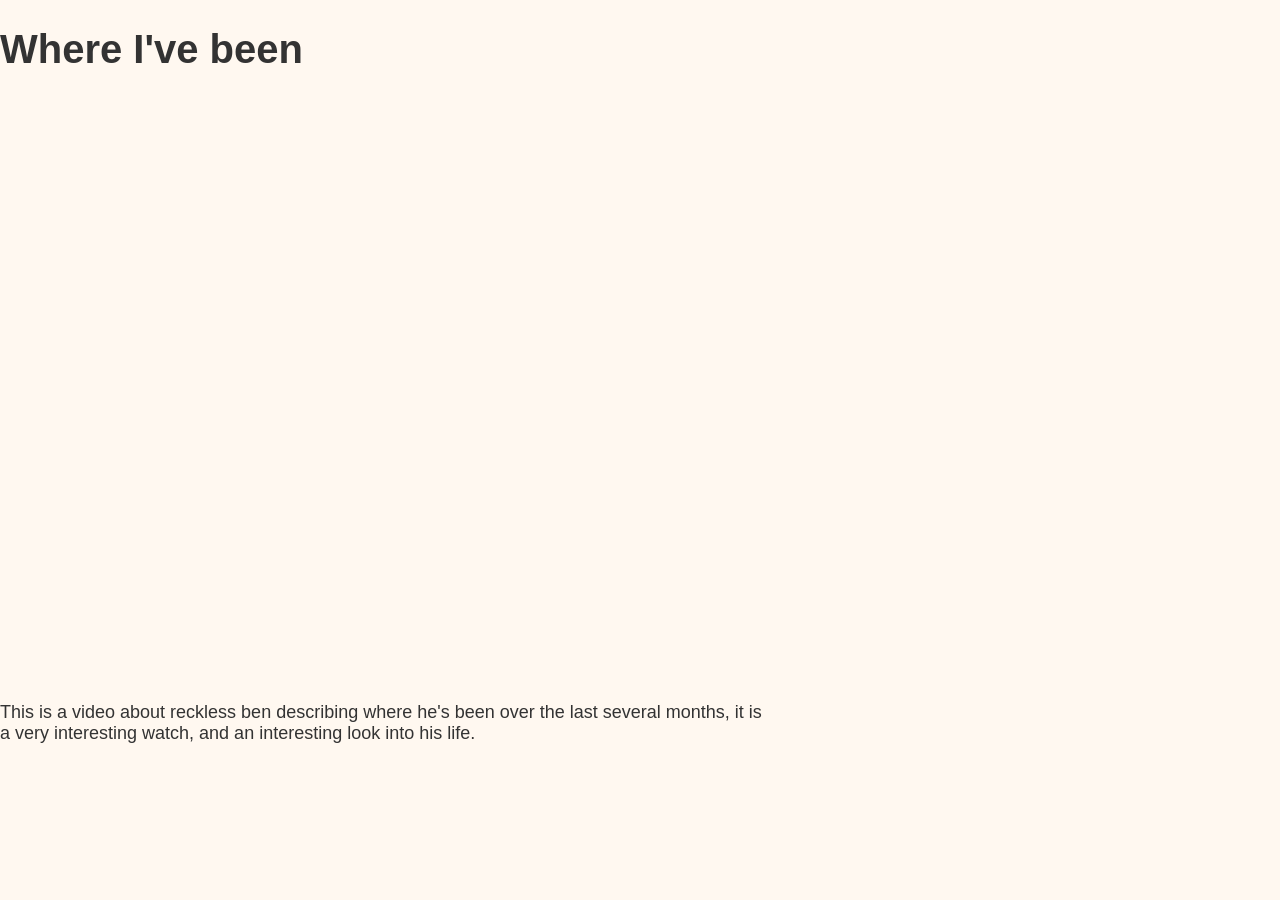
<file: html/videoplayer.html>
<!DOCTYPE html>
<html lang="en">

<head>
    <meta charset="UTF-8">
    <meta name="viewport" content="width=device-width, initial-scale=1.0">
    <title>Youtube player</title>
    <link rel="stylesheet" href="../css/style.css" />
</head>

<body>
    <div class="title"  >
    <h1>Where I've been</h1>
        </div>
    <div class="video-h">
        <div class="video-container">
            <iframe src="https://www.youtube.com/embed/QTM7Ov1784A?si=pSF0sSnEC6u7tXUC" title="Where I've Been"
                allow="accelerometer;
                autoplay; clipboard-write; encrypted-media; gyroscope; picture-in-picture; web-share"
                referrerpolicy="strict-origin-when-cross-origin" allowfullscreen></iframe>
        </div>
    </div>
    <p class="videocaption">This is a video about reckless ben describing where he's been over the last several months, it is a very
        interesting watch, and an interesting look into his life.</p>
</body>

</html>
</file>
<file: css/style.css>
body {
            background-size: cover;
            font-family: Arial, sans-serif;
            margin: 0;
            background-color: #fff8f0;
            color: #333;
            padding: 0;
            font-size: 40px;
        }
        header {
            background-color: #ff7043;
            color: white;
            padding: 1rem;
            text-align: center;
        }
        .recipe { 
            
            background: white;
            margin: 1rem auto;
            padding: 1rem;
            border-radius: 8px;
            max-width: 50%;
            box-shadow: 0 2px 5px rgba(0,0,0,0.1);
        }
        .recipe h3 {
            color: #572718;
            margin-left: 1.5rem;
        }
        h2 {
            color: #9b43ff;
            text-align: center;
            margin: 1rem auto;
            padding: 1rem;
        

        }
        
        ul, ol {
            margin-left: 1.5rem;
        }
        table {
        background-color: #834848;
        width: 100%;
        border-collapse: collapse;
        margin: 20px 0;
        font-family: 'Bold', 'Franklin Gothic Medium', 'Arial Narrow', Arial, sans-serif;
        font-size: 32px;
        font-size: scalable 100%;
        flex: auto;
        }
        th, td {
        border: 1px solid #ddd;
        padding: 12px;
        text-align: left;
        font-size: scalable 100%;
        font-weight: 200;
        }
         th {
        background-color: #f4f4f4;
        color: #333;
        }
        tr:nth-child(even) {
        background-color: #f13131;
         }
         tr:hover {
        background-color: #b3b3b3;
        }
        .color-icon {
        width: 15px;
        height: 15px;
        display: inline-block;
        border-radius: 50%;
        margin-right: 5px;
    }
    .planeswalker header {
        background-color: #423ba1;
        color: #000000;
        padding: 1rem;
        text-align: center;
        font-size: vw 10%; 
    }
    .recipe-page {
        background-image: url('../img/ChallahBread.jpg');
        background-repeat: no-repeat;
        background-size: cover;
    }
    tbody td:first-child img {
        width: 100%;
        max-width: 400px; 

    }
    .title{
        justify-self: center;
        font-size: 20px;
    }
.video-h {
    width: 80%;
    justify-self: center;
    display: flex;
}

.video-container {
  width: 100%;
  aspect-ratio: 16 / 9; /* Sets a 16:9 aspect ratio */
}
.video-container iframe {
  width: 100%;
  height: 100%;
  border: none;
}
.videocaption {
    justify-self: center;
    width: 60%;
    font-size: 18px;
}
</file>
<file: css/form.css>
.navigation {
    display: flexblock;
    background-color: #333;
    overflow: hidden;
}
.navigation ul {
    list-style-type: none;
    margin: 0;
    padding: 0;
    display: flex;
}
.navigation li {
    flex: 1;
}
.navigation a {
    display: block;
    color: rgb(216, 11, 11);
    text-align: center;
    padding: 14px 16px;
    text-decoration: none;
}
.navigation a:hover {
    background-color: #ddd;
    color: black;
}
</file>
<file: css/layout_style.css>
div.container {
    display: grid;
    grid-template-columns: 40% 25% ;
    justify-content: space-around;
    align-items: center;
    height: 50vh;
    position: relative;
}
div.inline {
    display: inline-block;
    margin: 5px;
    width: 400px;
    height: auto;
    padding: 10px;
    font-size: 1.5rem;
}

div.green {
    background-color: #4CAF50;
    float: center;
 
}
div.blue {
    background-color: #2196F3;
   float: left;
}
div.yellow {
    background-color: #ffeb3b;
    float: right;
    
}
ul.nav {
    grid-column: 1;
    display: flex;
    padding: 10px;
    justify-content: center;
}
ul.nav li {
    font-size: 2rem;
    display: inline;
    margin: 40px;
    border: 3px solid black;
    border-radius: 10%;
    padding: 5px 10px;
    background-color: #000000;
}
ul.nav li:hover {
    background-color: #581c1c;
    color: #fffdfd;
}

p {
    text-align: center;
}
#item1 {
    grid-column: 1;
}
#item2 {
    grid-column: 2;
}
#item3 {
    grid-column: 3;
    width: 1000px; 
    height: 1000px;
}
</file>
